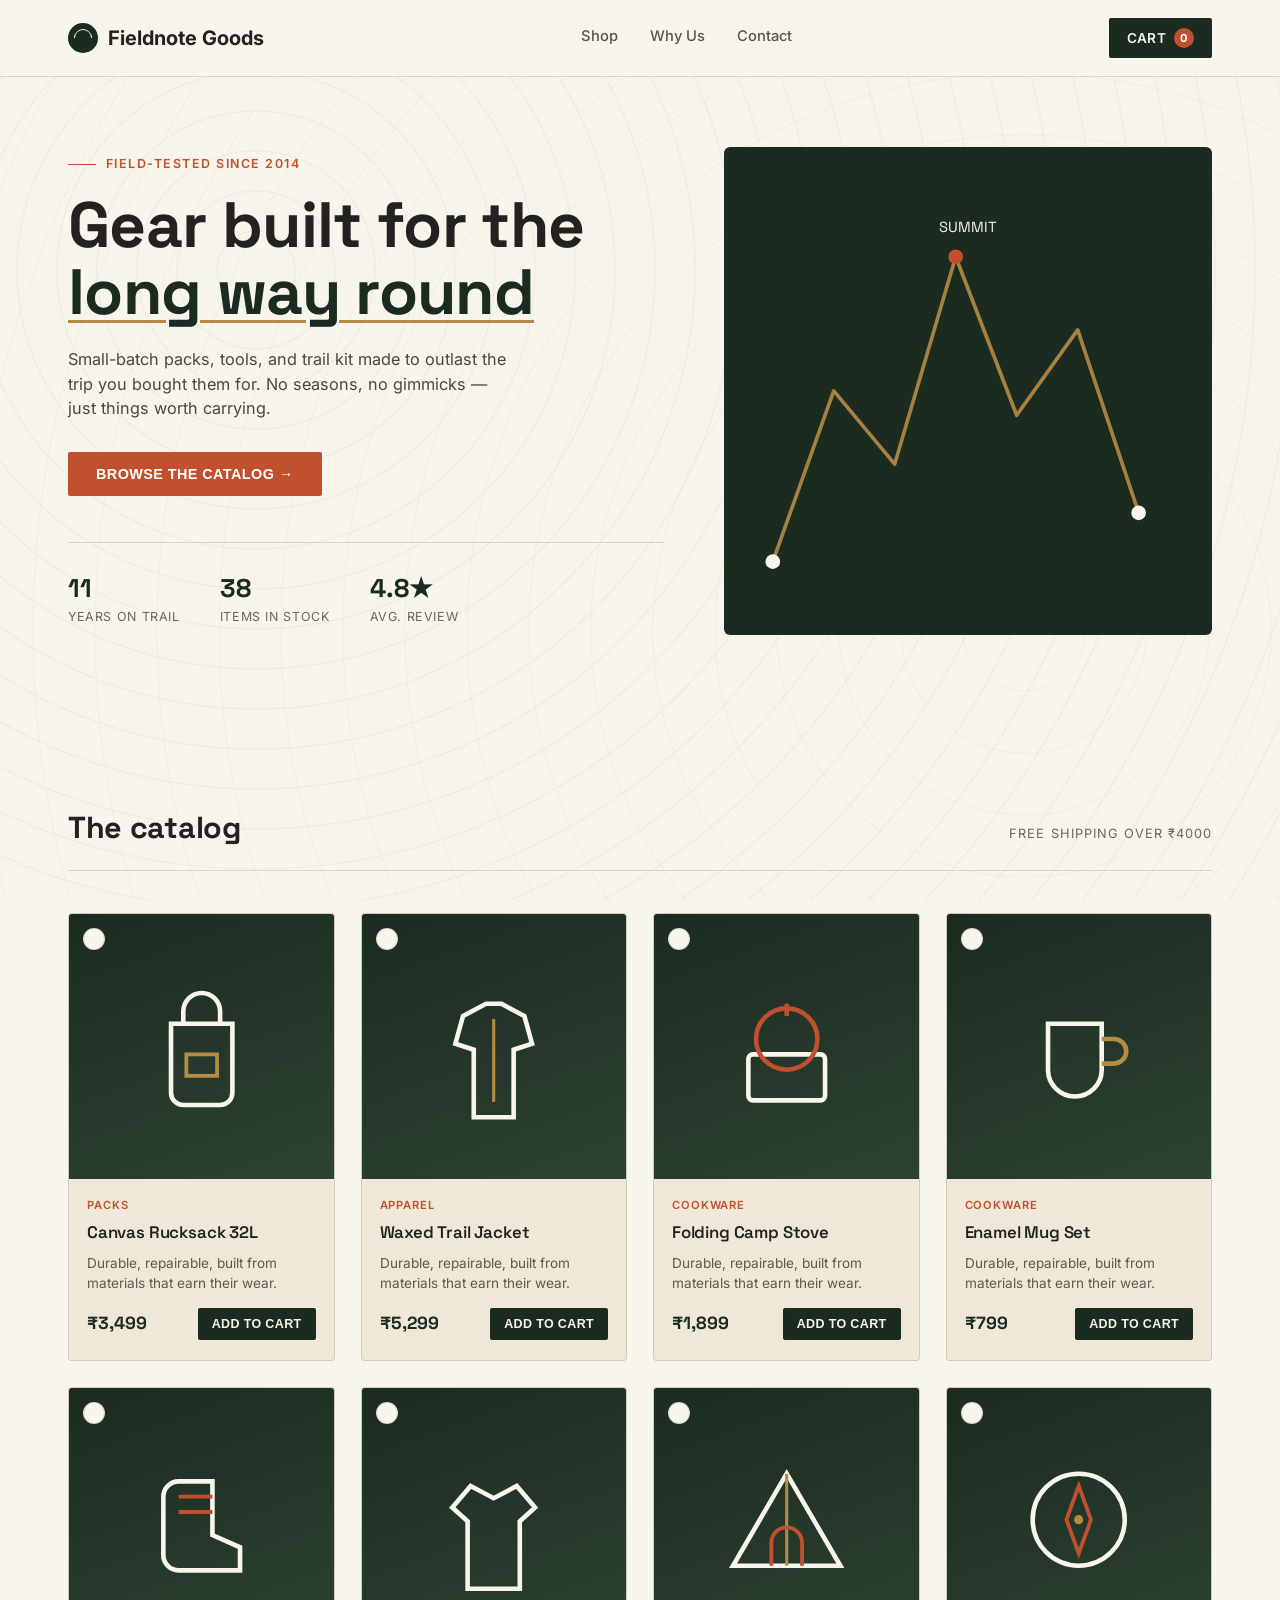
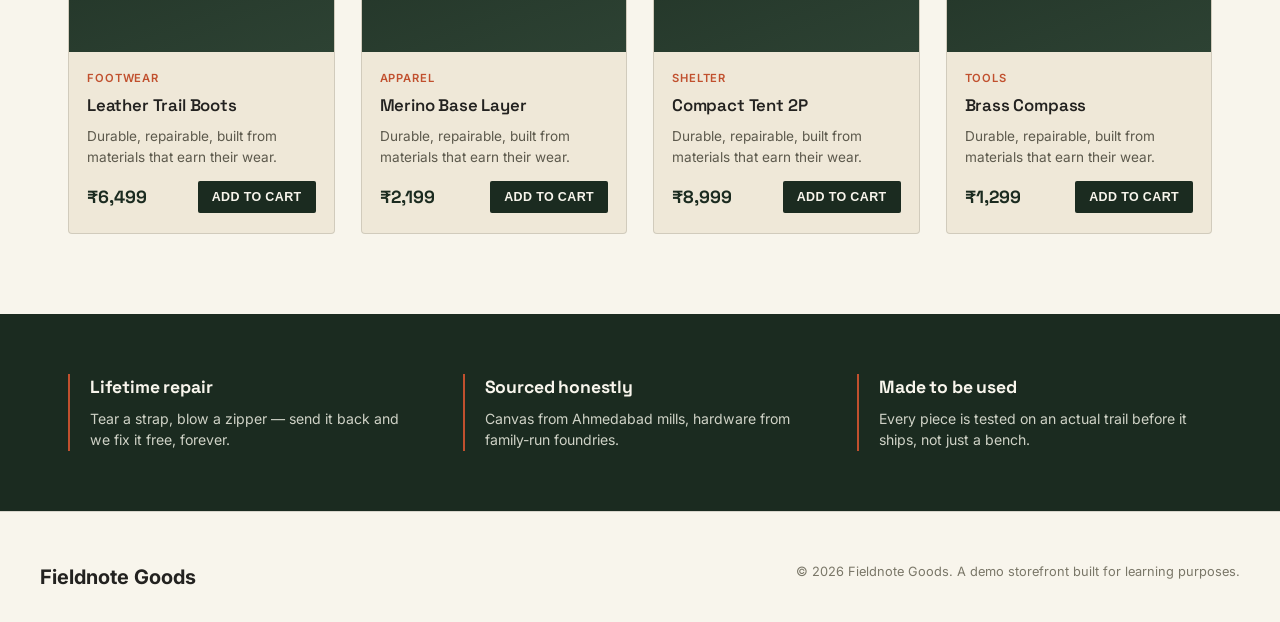
<file: index.html>
<!DOCTYPE html>
<html lang="en">
<head>
<meta charset="UTF-8">
<meta name="viewport" content="width=device-width, initial-scale=1.0">
<title>Fieldnote Goods — Gear for the long way round</title>
<link rel="preconnect" href="https://fonts.googleapis.com">
<link href="https://fonts.googleapis.com/css2?family=Space+Grotesk:wght@400;500;600;700&family=Inter:wght@400;500;600&display=swap" rel="stylesheet">
<link rel="stylesheet" href="style.css">
</head>
<body>

<div class="topo"></div>

<header>
  <div class="nav">
    <div class="brand"><span class="mark"></span> Fieldnote Goods</div>
    <nav class="navlinks">
      <a href="#shop">Shop</a>
      <a href="#about">Why Us</a>
      <a href="#footer">Contact</a>
    </nav>
    <div class="navactions">
      <button id="cart-btn" aria-label="Open cart">
        Cart <span id="cart-count">0</span>
      </button>
    </div>
  </div>
</header>

<section class="hero">
  <div>
    <div class="eyebrow">Field-tested since 2014</div>
    <h1>Gear built for the <em>long way round</em></h1>
    <p>Small-batch packs, tools, and trail kit made to outlast the trip you bought them for. No seasons, no gimmicks — just things worth carrying.</p>
    <button class="btn-primary" onclick="document.getElementById('shop').scrollIntoView({behavior:'smooth'})">Browse the catalog →</button>
    <div class="stat-row">
      <div><span class="num">11</span><span class="label">Years on trail</span></div>
      <div><span class="num">38</span><span class="label">Items in stock</span></div>
      <div><span class="num">4.8★</span><span class="label">Avg. review</span></div>
    </div>
  </div>
  <div class="hero-art">
    <svg viewBox="0 0 400 400" xmlns="http://www.w3.org/2000/svg">
      <polyline points="40,340 90,200 140,260 190,90 240,220 290,150 340,300" fill="none" stroke="#B58B46" stroke-width="3" stroke-linecap="round" stroke-linejoin="round" opacity="0.9"/>
      <circle cx="190" cy="90" r="6" fill="#C1502E"/>
      <circle cx="340" cy="300" r="6" fill="#F8F5EC"/>
      <circle cx="40" cy="340" r="6" fill="#F8F5EC"/>
      <text x="200" y="70" fill="#F8F5EC" font-family="Space Grotesk" font-size="12" text-anchor="middle">SUMMIT</text>
    </svg>
  </div>
</section>

<section class="section" id="shop">
  <div class="section-head">
    <h2>The catalog</h2>
    <span class="tag">Free shipping over ₹4000</span>
  </div>
  <div class="grid" id="product-grid"></div>
</section>

<div class="strip">
  <div class="section">
    <div class="item">
      <h3>Lifetime repair</h3>
      <p>Tear a strap, blow a zipper — send it back and we fix it free, forever.</p>
    </div>
    <div class="item">
      <h3>Sourced honestly</h3>
      <p>Canvas from Ahmedabad mills, hardware from family-run foundries.</p>
    </div>
    <div class="item">
      <h3>Made to be used</h3>
      <p>Every piece is tested on an actual trail before it ships, not just a bench.</p>
    </div>
  </div>
</div>

<footer id="footer">
  <div class="footer-inner">
    <div class="brand">Fieldnote Goods</div>
    <div class="small">© 2026 Fieldnote Goods. A demo storefront built for learning purposes.</div>
  </div>
</footer>

<div id="overlay"></div>
<aside id="cart-drawer" aria-label="Shopping cart">
  <div class="cart-head">
    <h3>Your cart</h3>
    <button id="close-cart" aria-label="Close cart">×</button>
  </div>
  <div id="cart-items"></div>
  <div class="cart-foot">
    <div class="totals"><span>Total</span><span id="cart-total">₹0</span></div>
    <button class="checkout-btn" id="checkout-btn">Checkout</button>
  </div>
</aside>
<div class="toast" id="toast"></div>

<script src="script.js"></script>

</body>
</html>
</file>
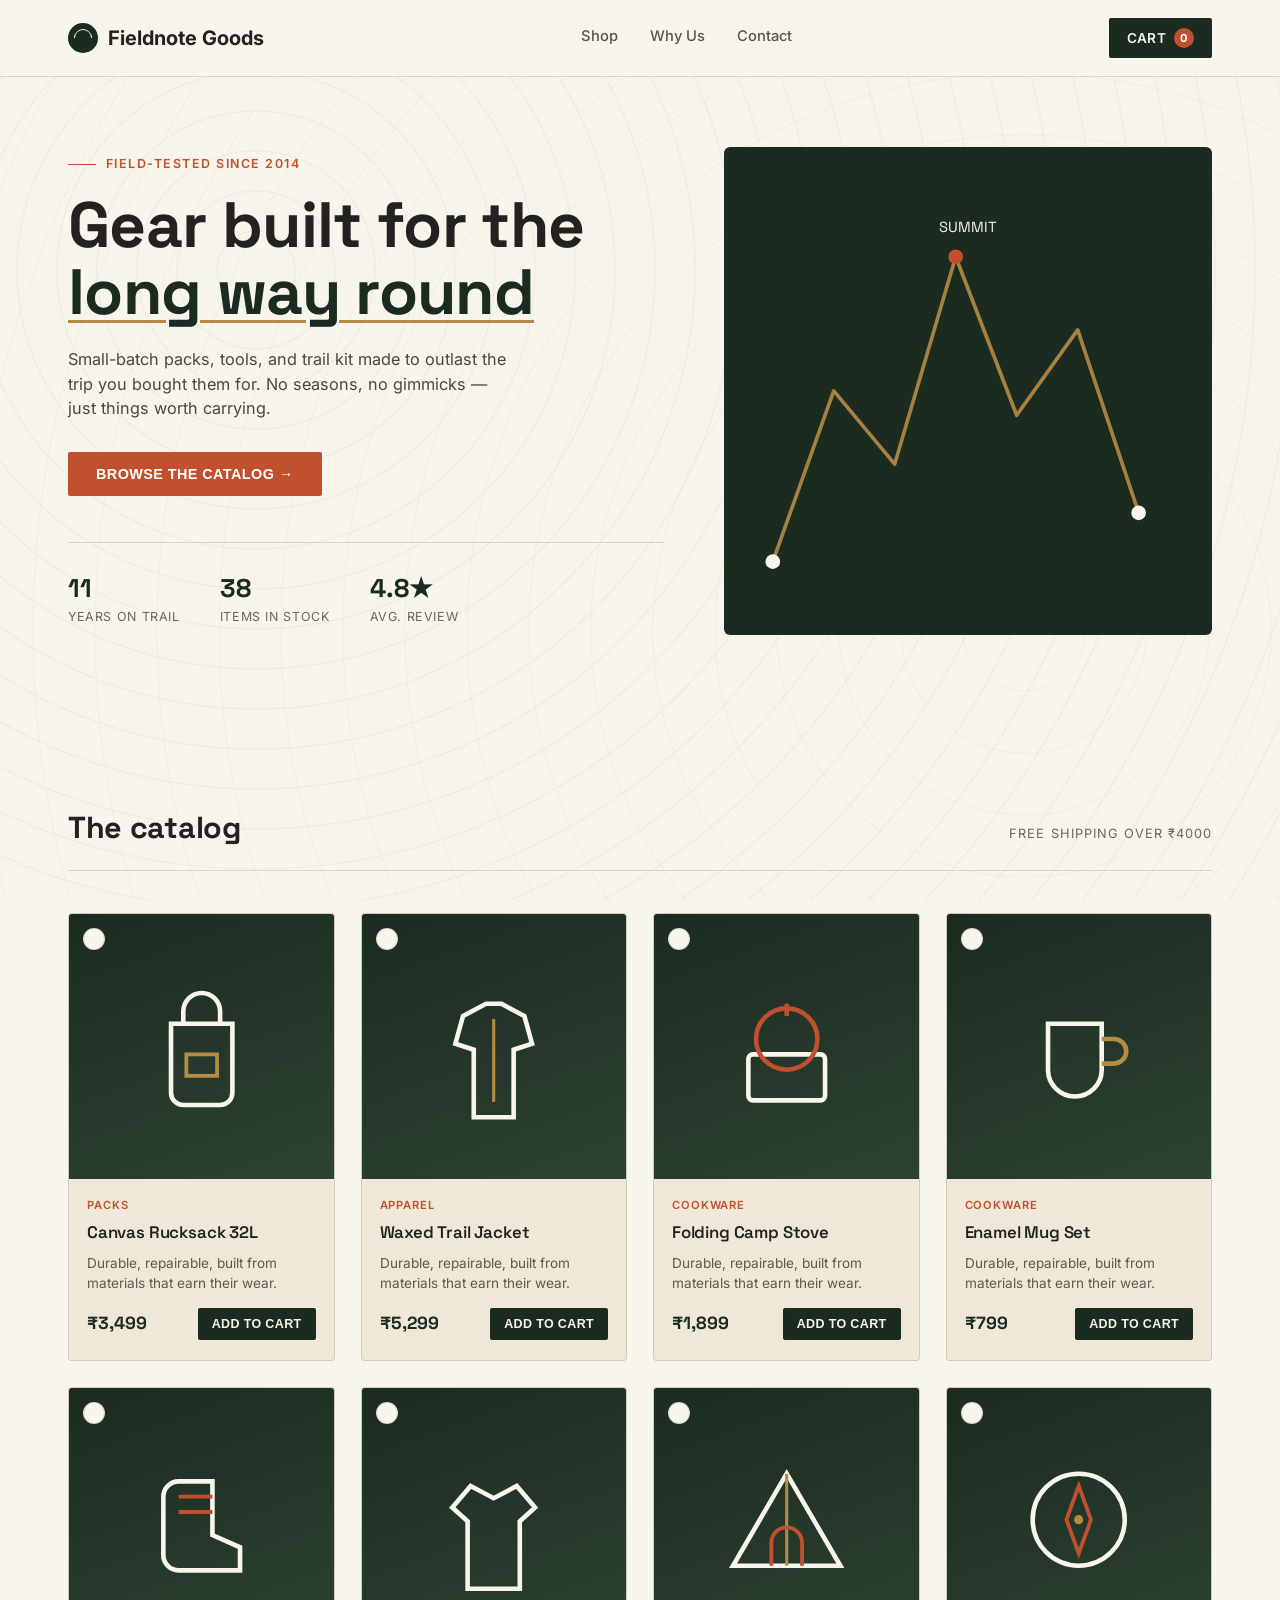
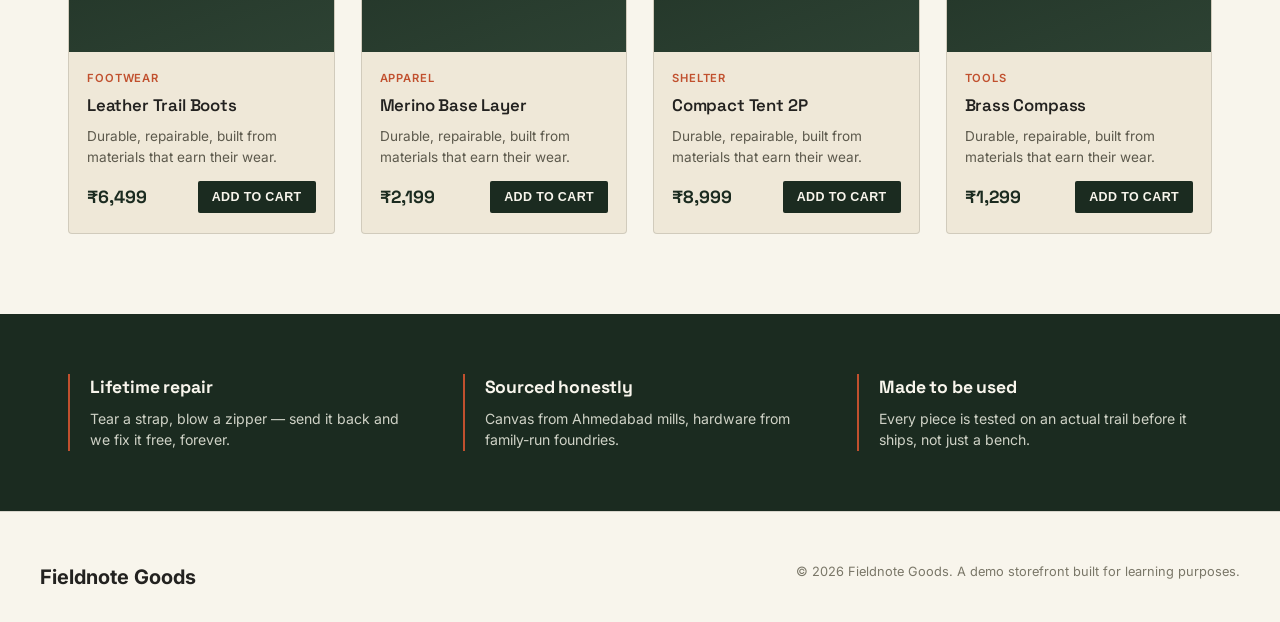
<file: project1.html>
<!DOCTYPE html>
<html lang="en">
<head>
<meta charset="UTF-8">
<meta name="viewport" content="width=device-width, initial-scale=1.0">
<title>Fieldnote Goods — Gear for the long way round</title>
<link rel="preconnect" href="https://fonts.googleapis.com">
<link href="https://fonts.googleapis.com/css2?family=Space+Grotesk:wght@400;500;600;700&family=Inter:wght@400;500;600&display=swap" rel="stylesheet">
<link rel="stylesheet" href="style.css">
</head>
<body>

<div class="topo"></div>

<header>
  <div class="nav">
    <div class="brand"><span class="mark"></span> Fieldnote Goods</div>
    <nav class="navlinks">
      <a href="#shop">Shop</a>
      <a href="#about">Why Us</a>
      <a href="#footer">Contact</a>
    </nav>
    <div class="navactions">
      <button id="cart-btn" aria-label="Open cart">
        Cart <span id="cart-count">0</span>
      </button>
    </div>
  </div>
</header>

<section class="hero">
  <div>
    <div class="eyebrow">Field-tested since 2014</div>
    <h1>Gear built for the <em>long way round</em></h1>
    <p>Small-batch packs, tools, and trail kit made to outlast the trip you bought them for. No seasons, no gimmicks — just things worth carrying.</p>
    <button class="btn-primary" onclick="document.getElementById('shop').scrollIntoView({behavior:'smooth'})">Browse the catalog →</button>
    <div class="stat-row">
      <div><span class="num">11</span><span class="label">Years on trail</span></div>
      <div><span class="num">38</span><span class="label">Items in stock</span></div>
      <div><span class="num">4.8★</span><span class="label">Avg. review</span></div>
    </div>
  </div>
  <div class="hero-art">
    <svg viewBox="0 0 400 400" xmlns="http://www.w3.org/2000/svg">
      <polyline points="40,340 90,200 140,260 190,90 240,220 290,150 340,300" fill="none" stroke="#B58B46" stroke-width="3" stroke-linecap="round" stroke-linejoin="round" opacity="0.9"/>
      <circle cx="190" cy="90" r="6" fill="#C1502E"/>
      <circle cx="340" cy="300" r="6" fill="#F8F5EC"/>
      <circle cx="40" cy="340" r="6" fill="#F8F5EC"/>
      <text x="200" y="70" fill="#F8F5EC" font-family="Space Grotesk" font-size="12" text-anchor="middle">SUMMIT</text>
    </svg>
  </div>
</section>

<section class="section" id="shop">
  <div class="section-head">
    <h2>The catalog</h2>
    <span class="tag">Free shipping over ₹4000</span>
  </div>
  <div class="grid" id="product-grid"></div>
</section>

<div class="strip">
  <div class="section">
    <div class="item">
      <h3>Lifetime repair</h3>
      <p>Tear a strap, blow a zipper — send it back and we fix it free, forever.</p>
    </div>
    <div class="item">
      <h3>Sourced honestly</h3>
      <p>Canvas from Ahmedabad mills, hardware from family-run foundries.</p>
    </div>
    <div class="item">
      <h3>Made to be used</h3>
      <p>Every piece is tested on an actual trail before it ships, not just a bench.</p>
    </div>
  </div>
</div>

<footer id="footer">
  <div class="footer-inner">
    <div class="brand">Fieldnote Goods</div>
    <div class="small">© 2026 Fieldnote Goods. A demo storefront built for learning purposes.</div>
  </div>
</footer>

<div id="overlay"></div>
<aside id="cart-drawer" aria-label="Shopping cart">
  <div class="cart-head">
    <h3>Your cart</h3>
    <button id="close-cart" aria-label="Close cart">×</button>
  </div>
  <div id="cart-items"></div>
  <div class="cart-foot">
    <div class="totals"><span>Total</span><span id="cart-total">₹0</span></div>
    <button class="checkout-btn" id="checkout-btn">Checkout</button>
  </div>
</aside>
<div class="toast" id="toast"></div>

<script src="script.js"></script>

</body>
</html>
</file>
<file: style.css>
:root{
    --forest:#1B2B20;
    --canvas:#EFE8D8;
    --rust:#C1502E;
    --gold:#B58B46;
    --off-white:#F8F5EC;
    --ink:#232220;
    --line: rgba(35,34,32,0.15);
    --radius: 2px;
  }
  *{box-sizing:border-box;}
  html{scroll-behavior:smooth;}
  body{
    margin:0;
    background:var(--off-white);
    color:var(--ink);
    font-family:'Inter',sans-serif;
    font-size:16px;
    line-height:1.5;
  }
  h1,h2,h3,.display{
    font-family:'Space Grotesk',sans-serif;
    letter-spacing:-0.01em;
    margin:0;
  }
  a{color:inherit;text-decoration:none;}
  img{max-width:100%;display:block;}

  /* topographic texture */
  .topo{
    position:fixed;inset:0;z-index:-1;opacity:0.05;pointer-events:none;
    background-image:
      repeating-radial-gradient(circle at 20% 30%, transparent 0 38px, var(--forest) 39px, transparent 40px),
      repeating-radial-gradient(circle at 80% 70%, transparent 0 60px, var(--rust) 61px, transparent 62px);
  }

  /* HEADER */
  header{
    position:sticky;top:0;z-index:50;
    background:var(--off-white);
    border-bottom:1px solid var(--line);
  }
  .nav{
    max-width:1200px;margin:0 auto;padding:18px 28px;
    display:flex;align-items:center;justify-content:space-between;
  }
  .brand{display:flex;align-items:center;gap:10px;font-weight:700;font-size:1.25rem;}
  .brand .mark{
    width:30px;height:30px;border-radius:50%;
    background:var(--forest);position:relative;flex-shrink:0;
  }
  .brand .mark::after{
    content:"";position:absolute;inset:6px;
    border:1.5px solid var(--off-white);border-radius:50%;
    border-right-color:transparent;border-bottom-color:transparent;
    transform:rotate(45deg);
  }
  .navlinks{display:flex;gap:32px;font-size:0.92rem;font-weight:500;}
  .navlinks a{position:relative;padding-bottom:4px;color:var(--ink);opacity:0.75;transition:opacity .2s;}
  .navlinks a:hover{opacity:1;}
  .navactions{display:flex;align-items:center;gap:18px;}
  #cart-btn{
    position:relative;background:var(--forest);color:var(--off-white);
    border:none;padding:10px 18px;border-radius:var(--radius);
    font-family:'Inter',sans-serif;font-weight:600;font-size:0.85rem;
    cursor:pointer;display:flex;align-items:center;gap:8px;
    letter-spacing:0.02em;text-transform:uppercase;
  }
  #cart-count{
    background:var(--rust);color:#fff;border-radius:50%;
    width:20px;height:20px;font-size:0.7rem;display:flex;
    align-items:center;justify-content:center;font-weight:700;
  }

  /* HERO */
  .hero{
    max-width:1200px;margin:0 auto;padding:70px 28px 90px;
    display:grid;grid-template-columns:1.1fr 0.9fr;gap:60px;align-items:center;
  }
  .eyebrow{
    font-size:0.78rem;letter-spacing:0.12em;text-transform:uppercase;
    color:var(--rust);font-weight:600;margin-bottom:18px;display:flex;align-items:center;gap:10px;
  }
  .eyebrow::before{content:"";width:28px;height:1px;background:var(--rust);}
  .hero h1{
    font-size:clamp(2.4rem,5vw,4rem);font-weight:700;line-height:1.04;
    margin-bottom:22px;
  }
  .hero h1 em{
    font-style:normal;color:var(--forest);
    text-decoration:underline;text-decoration-color:var(--gold);
    text-decoration-thickness:3px; text-underline-offset:6px;
  }
  .hero p{max-width:440px;color:#4a473f;font-size:1.02rem;margin-bottom:32px;}
  .btn-primary{
    display:inline-flex;align-items:center;gap:10px;
    background:var(--rust);color:#fff;padding:14px 28px;
    border:none;border-radius:var(--radius);font-weight:600;font-size:0.9rem;
    text-transform:uppercase;letter-spacing:0.03em;cursor:pointer;
    transition:transform .15s ease;
  }
  .btn-primary:hover{transform:translateY(-2px);}
  .hero-art{
    position:relative;aspect-ratio:1/1;border-radius:6px;
    background:var(--forest);
    overflow:hidden;
  }
  .hero-art svg{width:100%;height:100%;}
  .stat-row{
    display:flex;gap:40px;margin-top:46px;border-top:1px solid var(--line);padding-top:26px;
  }
  .stat-row div{display:flex;flex-direction:column;}
  .stat-row .num{font-family:'Space Grotesk',sans-serif;font-size:1.6rem;font-weight:700;color:var(--forest);}
  .stat-row .label{font-size:0.78rem;color:#6b6859;text-transform:uppercase;letter-spacing:0.05em;}

  /* SECTION HEADERS */
  .section{max-width:1200px;margin:0 auto;padding:80px 28px;}
  .section-head{
    display:flex;justify-content:space-between;align-items:baseline;
    margin-bottom:42px;border-bottom:1px solid var(--line);padding-bottom:20px;
  }
  .section-head h2{font-size:1.9rem;font-weight:700;}
  .section-head .tag{font-size:0.8rem;color:#6b6859;text-transform:uppercase;letter-spacing:0.08em;}

  /* PRODUCT GRID */
  .grid{display:grid;grid-template-columns:repeat(4,1fr);gap:26px;}
  .card{
    background:var(--canvas);border-radius:4px;overflow:hidden;
    display:flex;flex-direction:column;position:relative;
    border:1px solid var(--line);
  }
  .card .tagpunch{
    position:absolute;top:14px;left:14px;z-index:2;
    background:var(--off-white);width:22px;height:22px;border-radius:50%;
    border:1px solid var(--line);
  }
  .card .thumb{
    aspect-ratio:1/1;display:flex;align-items:center;justify-content:center;
    background:linear-gradient(160deg, var(--forest), #2d4233);
  }
  .card .thumb svg{width:58%;height:58%;}
  .card .body{padding:18px 18px 20px;display:flex;flex-direction:column;flex:1;}
  .card .cat{font-size:0.7rem;text-transform:uppercase;letter-spacing:0.08em;color:var(--rust);font-weight:600;margin-bottom:6px;}
  .card h3{font-size:1.05rem;font-weight:600;margin-bottom:8px;}
  .card .desc{font-size:0.85rem;color:#5c594c;flex:1;margin-bottom:14px;}
  .card .row{display:flex;align-items:center;justify-content:space-between;}
  .price{font-family:'Space Grotesk',sans-serif;font-weight:700;font-size:1.1rem;color:var(--forest);}
  .add-btn{
    background:var(--forest);color:var(--off-white);border:none;
    padding:9px 14px;border-radius:var(--radius);font-size:0.78rem;font-weight:600;
    text-transform:uppercase;letter-spacing:0.03em;cursor:pointer;
    transition:background .15s;
  }
  .add-btn:hover{background:var(--rust);}
  .add-btn.added{background:var(--gold);}

  /* FEATURE STRIP */
  .strip{background:var(--forest);color:var(--off-white);}
  .strip .section{display:grid;grid-template-columns:repeat(3,1fr);gap:40px;padding-top:60px;padding-bottom:60px;}
  .strip .item{border-left:2px solid var(--rust);padding-left:20px;}
  .strip .item h3{font-size:1.1rem;margin-bottom:8px;}
  .strip .item p{font-size:0.88rem;color:#cfd2c6;margin:0;}

  /* FOOTER */
  footer{border-top:1px solid var(--line);padding:50px 28px 30px;}
  .footer-inner{max-width:1200px;margin:0 auto;display:flex;justify-content:space-between;flex-wrap:wrap;gap:20px;}
  footer .small{font-size:0.8rem;color:#7a7768;}

  /* CART DRAWER */
  #overlay{
    position:fixed;inset:0;background:rgba(20,20,18,0.45);
    opacity:0;visibility:hidden;transition:opacity .25s;z-index:90;
  }
  #overlay.open{opacity:1;visibility:visible;}
  #cart-drawer{
    position:fixed;top:0;right:0;height:100%;width:400px;max-width:90vw;
    background:var(--off-white);z-index:100;
    transform:translateX(100%);transition:transform .3s ease;
    display:flex;flex-direction:column;
  }
  #cart-drawer.open{transform:translateX(0);}
  .cart-head{padding:24px 24px 18px;border-bottom:1px solid var(--line);display:flex;justify-content:space-between;align-items:center;}
  .cart-head h3{font-size:1.2rem;}
  #close-cart{background:none;border:none;font-size:1.4rem;cursor:pointer;color:var(--ink);}
  #cart-items{flex:1;overflow-y:auto;padding:10px 24px;}
  .cart-line{display:flex;gap:14px;padding:16px 0;border-bottom:1px solid var(--line);}
  .cart-line .thumb-sm{
    width:60px;height:60px;border-radius:4px;background:linear-gradient(160deg,var(--forest),#2d4233);
    flex-shrink:0;display:flex;align-items:center;justify-content:center;
  }
  .cart-line .thumb-sm svg{width:60%;height:60%;}
  .cart-line .info{flex:1;}
  .cart-line .info .name{font-weight:600;font-size:0.92rem;margin-bottom:4px;}
  .cart-line .info .meta{font-size:0.8rem;color:#7a7768;display:flex;align-items:center;gap:10px;}
  .qty-btn{
    border:1px solid var(--line);background:none;width:22px;height:22px;
    border-radius:50%;cursor:pointer;font-size:0.8rem;line-height:1;
  }
  .remove-btn{font-size:0.75rem;color:var(--rust);background:none;border:none;cursor:pointer;text-decoration:underline;}
  .cart-empty{text-align:center;padding:60px 20px;color:#8a8775;font-size:0.9rem;}
  .cart-foot{padding:20px 24px 28px;border-top:1px solid var(--line);}
  .cart-foot .totals{display:flex;justify-content:space-between;margin-bottom:16px;font-weight:700;font-size:1.1rem;}
  .checkout-btn{
    width:100%;background:var(--rust);color:#fff;border:none;padding:15px;
    border-radius:var(--radius);font-weight:600;text-transform:uppercase;
    letter-spacing:0.03em;cursor:pointer;font-size:0.9rem;
  }
  .toast{
    position:fixed;bottom:24px;left:50%;transform:translateX(-50%) translateY(20px);
    background:var(--forest);color:var(--off-white);padding:12px 22px;border-radius:4px;
    font-size:0.85rem;opacity:0;transition:all .25s;z-index:200;pointer-events:none;
  }
  .toast.show{opacity:1;transform:translateX(-50%) translateY(0);}

  @media (max-width:900px){
    .hero{grid-template-columns:1fr;padding-top:40px;}
    .navlinks{display:none;}
    .grid{grid-template-columns:repeat(2,1fr);}
    .strip .section{grid-template-columns:1fr;}
  }
  @media (max-width:500px){
    .grid{grid-template-columns:1fr;}
    .stat-row{flex-wrap:wrap;gap:24px;}
  }
  @media (prefers-reduced-motion: reduce){
    *{transition:none !important;}
  }
  :focus-visible{outline:2px solid var(--rust);outline-offset:2px;}
</file>
